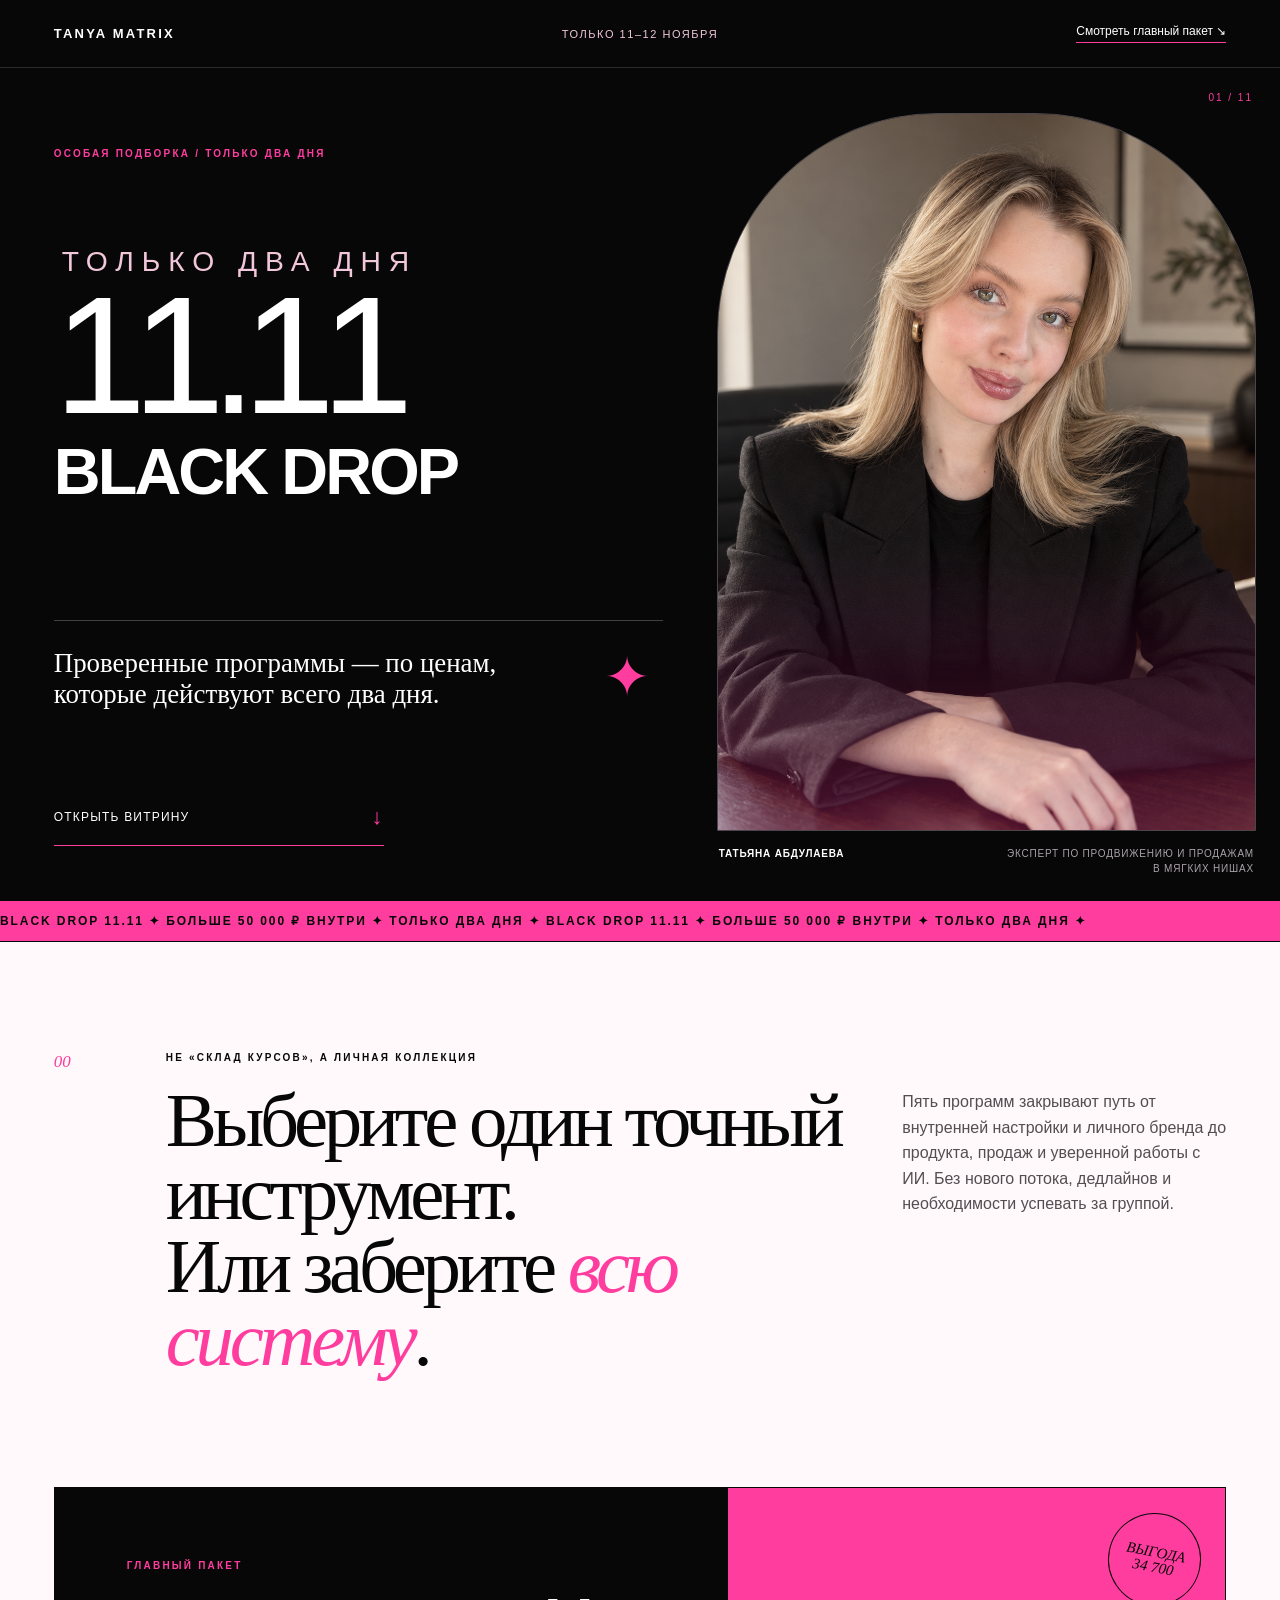
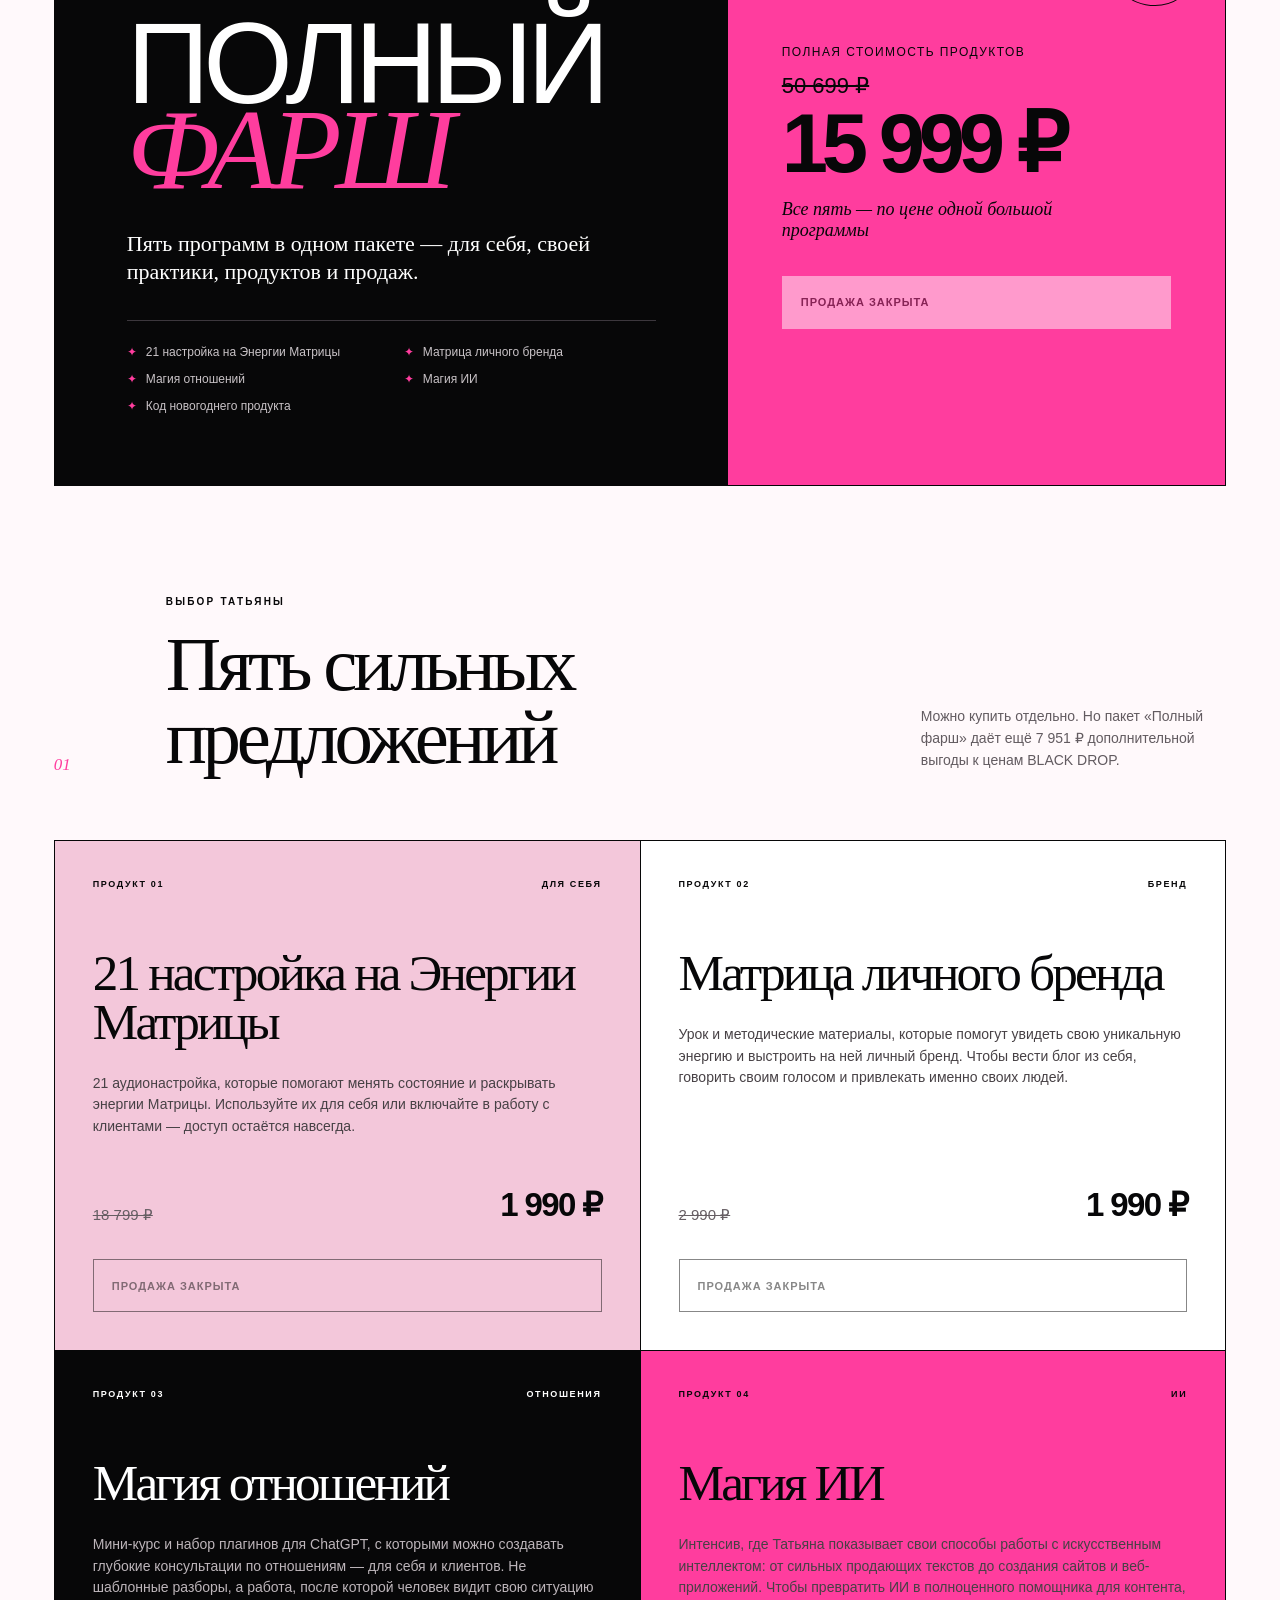
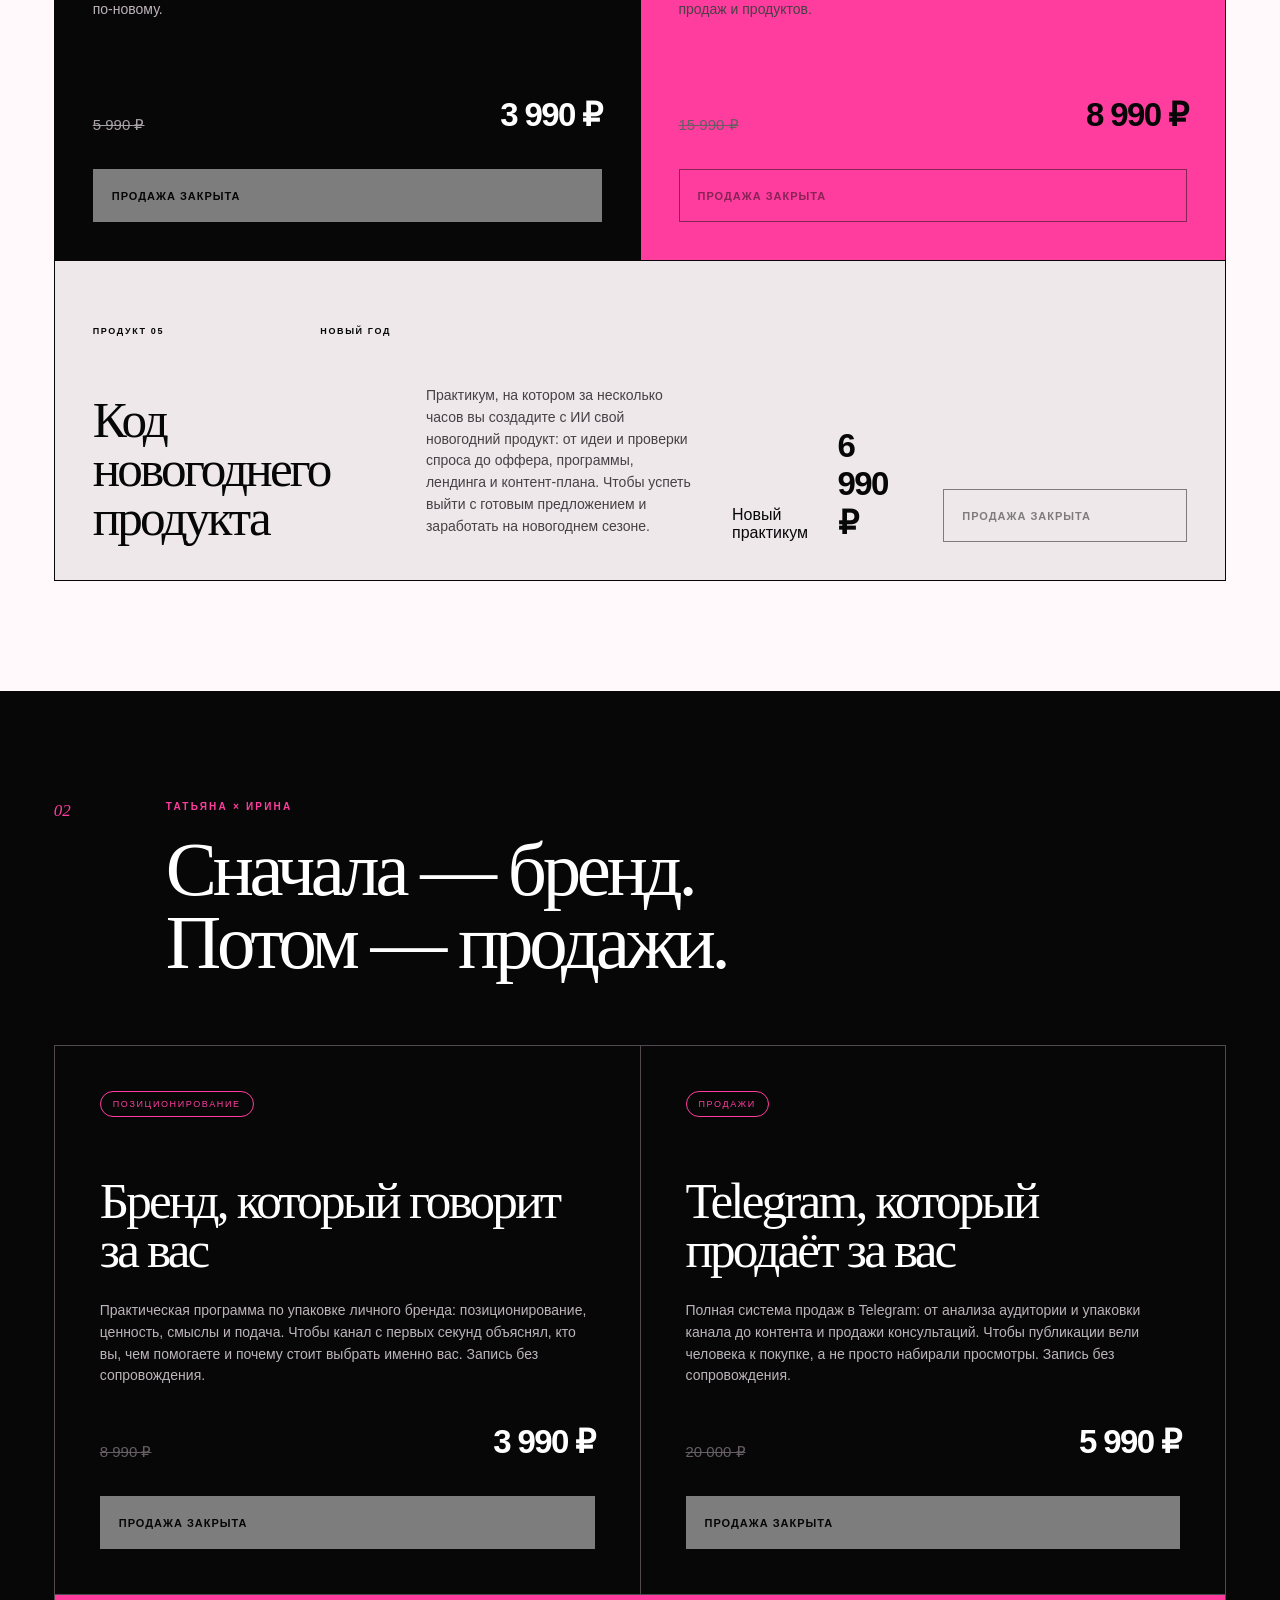
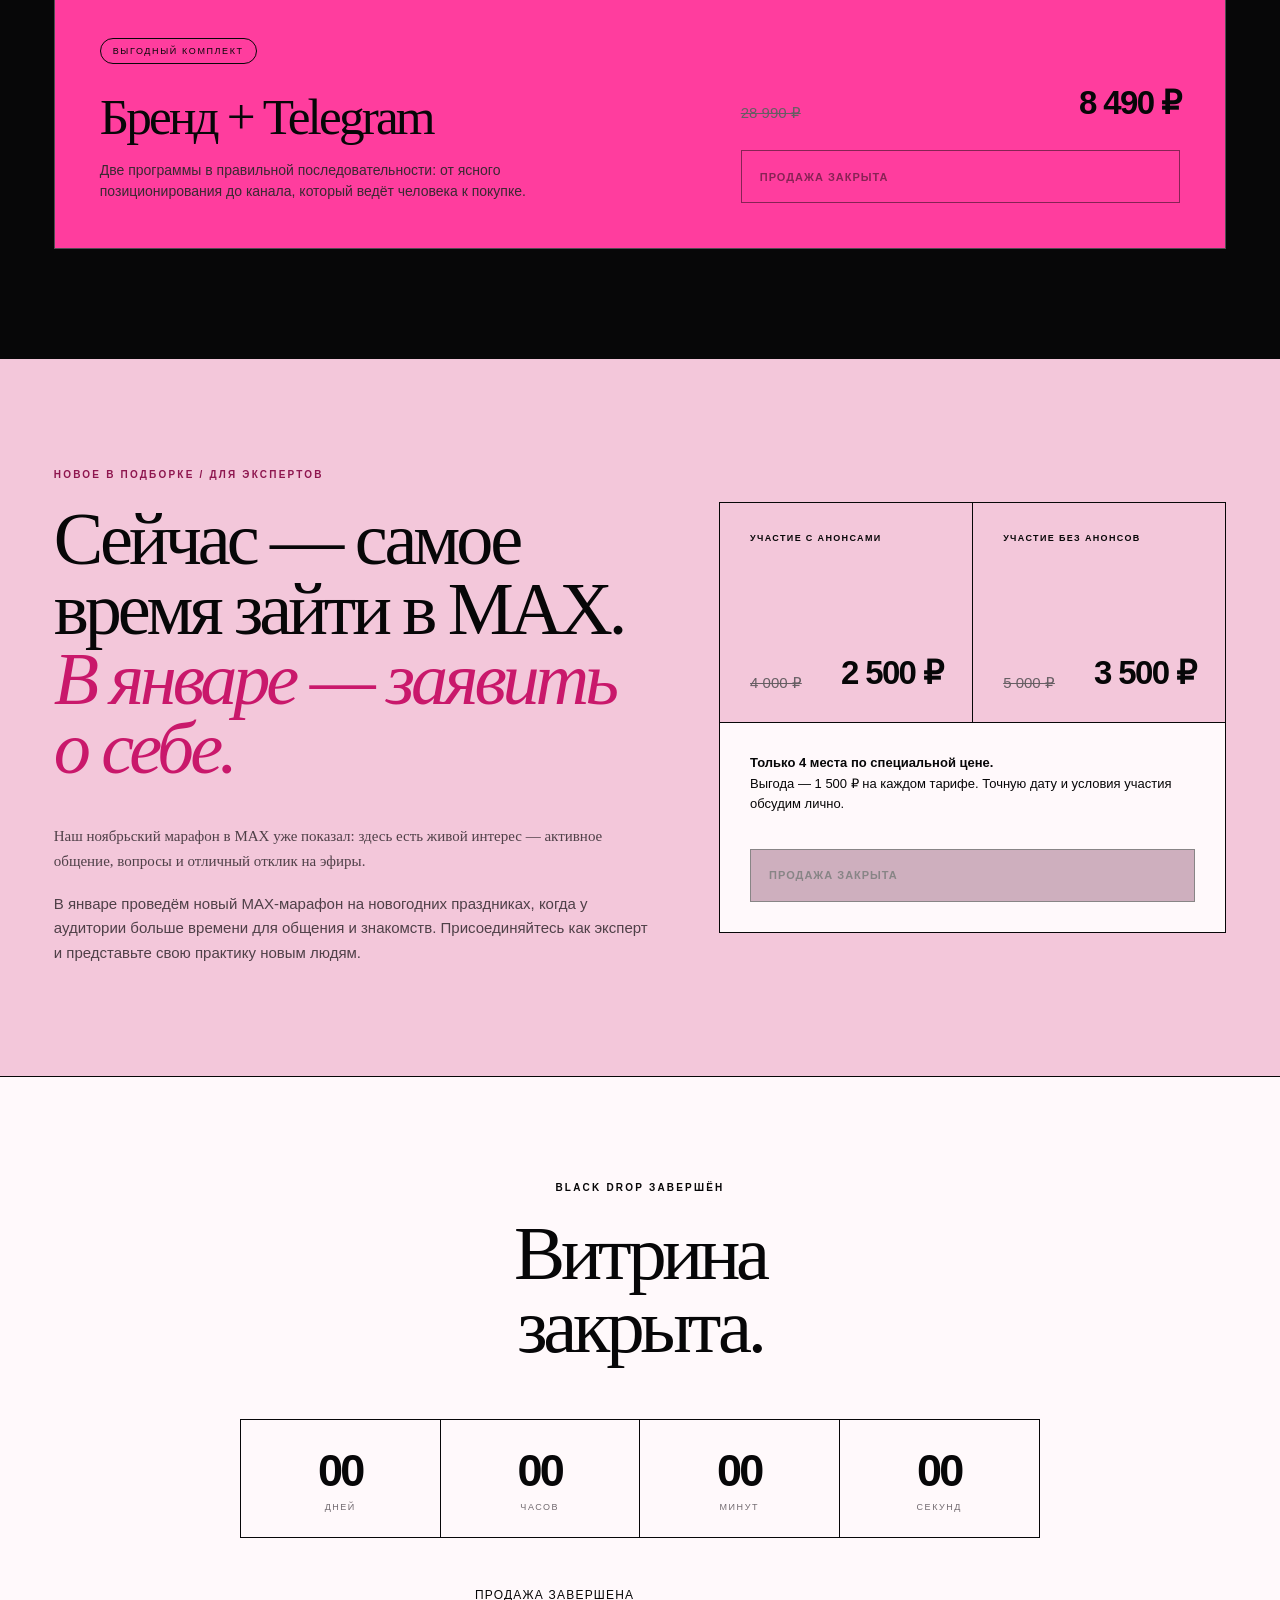
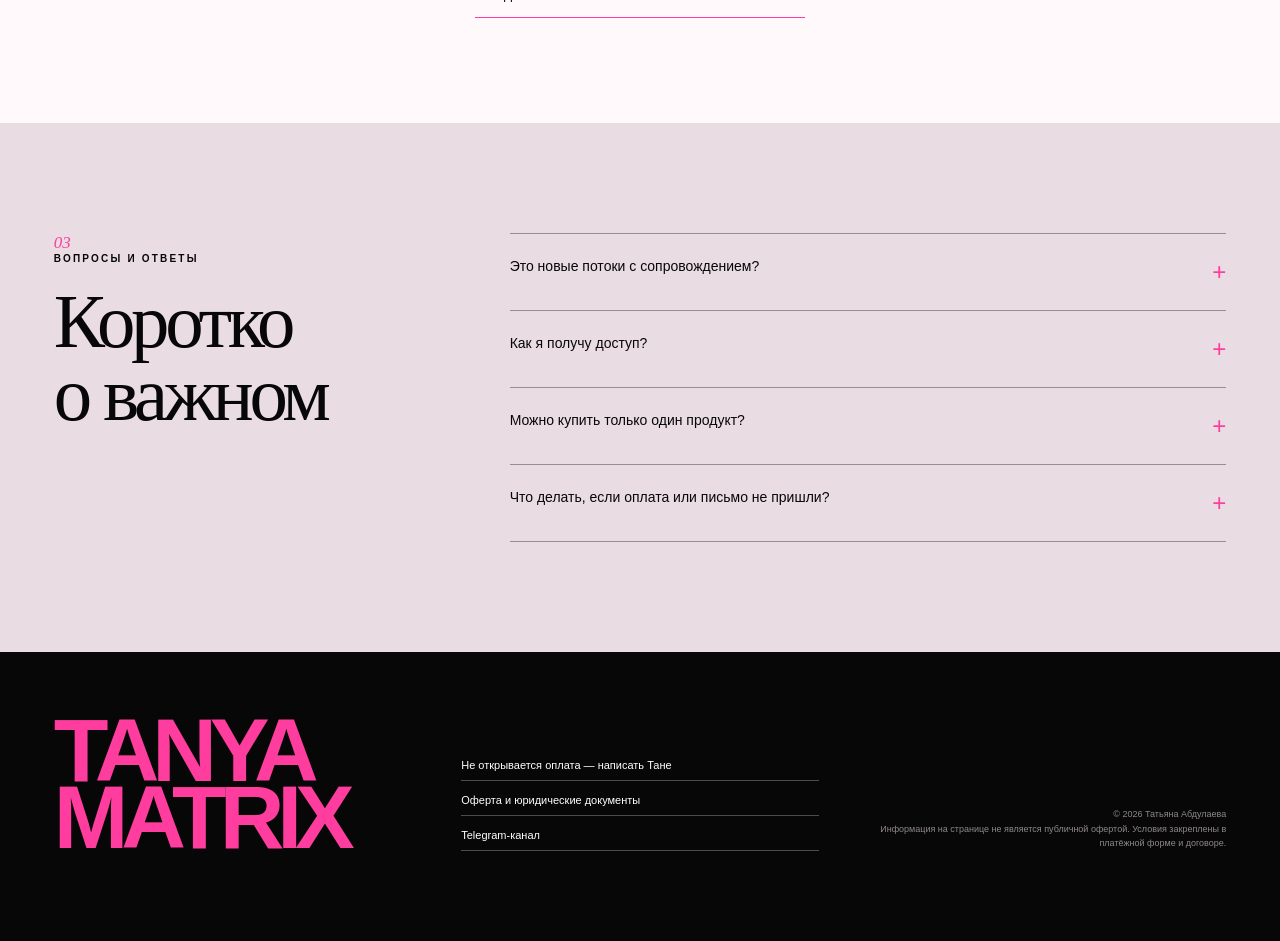
<file: index.html>
<!doctype html>
<html lang="ru">
<head>
  <meta charset="utf-8">
  <meta name="viewport" content="width=device-width, initial-scale=1">
  <meta name="theme-color" content="#070708">
  <meta name="description" content="BLACK DROP 11.11 от Татьяны Абдулаевой: программы по Матрице, личному бренду, отношениям, ИИ и продажам.">
  <title>BLACK DROP 11.11 — Татьяна Абдулаева</title>
  <link rel="icon" href="favicon.svg" type="image/svg+xml">
  <link rel="stylesheet" href="styles.css">
</head>
<body>
  <a class="skip" href="#offers">К предложениям</a>

  <header class="topbar">
    <a class="brand" href="#top" aria-label="В начало">TANYA MATRIX</a>
    <div class="topbar-note">Только 11–12 ноября</div>
    <a class="topbar-link" href="#full">Смотреть главный пакет ↘</a>
  </header>

  <main id="top">
    <section class="hero">
      <div class="hero-copy">
        <p class="kicker">ОСОБАЯ ПОДБОРКА / ТОЛЬКО ДВА ДНЯ</p>
        <h1><span>ТОЛЬКО ДВА ДНЯ</span> 11.11<br><b>BLACK DROP</b></h1>
        <div class="hero-line">
          <p>Проверенные программы — по ценам, которые действуют всего два дня.</p>
          <span class="hero-mark">✦</span>
        </div>
        <a class="arrow-link" href="#offers">Открыть витрину <span>↓</span></a>
      </div>

      <div class="hero-photo-wrap">
        <div class="photo-index">01 / 11</div>
        <div class="photo-frame">
          <img src="assets/tatiana-abdulaeva.png" alt="Татьяна Абдулаева">
        </div>
        <div class="photo-caption">
          <strong>Татьяна Абдулаева</strong>
          <span>Эксперт по продвижению и продажам в мягких нишах</span>
        </div>
      </div>
    </section>

    <div class="ticker" aria-hidden="true">
      <div>BLACK DROP 11.11 ✦ БОЛЬШЕ 50 000 ₽ ВНУТРИ ✦ ТОЛЬКО ДВА ДНЯ ✦ BLACK DROP 11.11 ✦ БОЛЬШЕ 50 000 ₽ ВНУТРИ ✦ ТОЛЬКО ДВА ДНЯ ✦</div>
    </div>

    <section class="manifesto section">
      <p class="section-no">00</p>
      <div>
        <p class="eyebrow">НЕ «СКЛАД КУРСОВ», А ЛИЧНАЯ КОЛЛЕКЦИЯ</p>
        <h2>Выберите один точный инструмент.<br>Или заберите <em>всю систему</em>.</h2>
      </div>
      <p class="manifesto-text">Пять программ закрывают путь от внутренней настройки и личного бренда до продукта, продаж и уверенной работы с ИИ. Без нового потока, дедлайнов и необходимости успевать за группой.</p>
    </section>

    <section class="full-drop section" id="full">
      <div class="full-drop-copy">
        <p class="eyebrow pink">ГЛАВНЫЙ ПАКЕТ</p>
        <h2>ПОЛНЫЙ<br><i>ФАРШ</i></h2>
        <p class="full-lead">Пять программ в одном пакете — для себя, своей практики, продуктов и продаж.</p>
        <ul>
          <li>21 настройка на Энергии Матрицы</li>
          <li>Матрица личного бренда</li>
          <li>Магия отношений</li>
          <li>Магия ИИ</li>
          <li>Код новогоднего продукта</li>
        </ul>
      </div>

      <div class="full-drop-price">
        <div class="sticker">ВЫГОДА<br>34 700</div>
        <p>Полная стоимость продуктов</p>
        <s>50 699 ₽</s>
        <strong>15 999 ₽</strong>
        <span>Все пять — по цене одной большой программы</span>
        <a class="buy-button inverse" href="https://payform.ru/b6cWEp3/" target="_blank" rel="noopener" data-buy data-product="Полный фарш">Забрать весь пакет <b>↗</b></a>
      </div>
    </section>

    <section class="offers section" id="offers">
      <div class="collection-head">
        <p class="section-no">01</p>
        <div>
          <p class="eyebrow">ВЫБОР ТАТЬЯНЫ</p>
          <h2>Пять сильных<br>предложений</h2>
        </div>
        <p>Можно купить отдельно. Но пакет «Полный фарш» даёт ещё 7 951 ₽ дополнительной выгоды к ценам BLACK DROP.</p>
      </div>

      <div class="product-grid">
        <article class="product-card blush">
          <div class="card-top"><span>ПРОДУКТ 01</span><span>ДЛЯ СЕБЯ</span></div>
          <h3>21 настройка на Энергии Матрицы</h3>
          <p>21 аудионастройка, которые помогают менять состояние и раскрывать энергии Матрицы. Используйте их для себя или включайте в работу с клиентами — доступ остаётся навсегда.</p>
          <div class="price-row"><s>18 799 ₽</s><strong>1 990 ₽</strong></div>
          <a class="buy-button" href="https://payform.ru/lncWDYo/" target="_blank" rel="noopener" data-buy data-product="21 настройка на Энергии Матрицы">Получить доступ <b>↗</b></a>
        </article>

        <article class="product-card white">
          <div class="card-top"><span>ПРОДУКТ 02</span><span>БРЕНД</span></div>
          <h3>Матрица личного бренда</h3>
          <p>Урок и методические материалы, которые помогут увидеть свою уникальную энергию и выстроить на ней личный бренд. Чтобы вести блог из себя, говорить своим голосом и привлекать именно своих людей.</p>
          <div class="price-row"><s>2 990 ₽</s><strong>1 990 ₽</strong></div>
          <a class="buy-button" href="https://payform.ru/4scWE5y/" target="_blank" rel="noopener" data-buy data-product="Матрица личного бренда">Получить доступ <b>↗</b></a>
        </article>

        <article class="product-card black">
          <div class="card-top"><span>ПРОДУКТ 03</span><span>ОТНОШЕНИЯ</span></div>
          <h3>Магия отношений</h3>
          <p>Мини-курс и набор плагинов для ChatGPT, с которыми можно создавать глубокие консультации по отношениям — для себя и клиентов. Не шаблонные разборы, а работа, после которой человек видит свою ситуацию по-новому.</p>
          <div class="price-row"><s>5 990 ₽</s><strong>3 990 ₽</strong></div>
          <a class="buy-button inverse" href="https://payform.ru/5qcWE35/" target="_blank" rel="noopener" data-buy data-product="Магия отношений">Получить доступ <b>↗</b></a>
        </article>

        <article class="product-card hot">
          <div class="card-top"><span>ПРОДУКТ 04</span><span>ИИ</span></div>
          <h3>Магия ИИ</h3>
          <p>Интенсив, где Татьяна показывает свои способы работы с искусственным интеллектом: от сильных продающих текстов до создания сайтов и веб-приложений. Чтобы превратить ИИ в полноценного помощника для контента, продаж и продуктов.</p>
          <div class="price-row"><s>15 990 ₽</s><strong>8 990 ₽</strong></div>
          <a class="buy-button" href="https://payform.ru/bwcWE9l/" target="_blank" rel="noopener" data-buy data-product="Магия ИИ">Получить доступ <b>↗</b></a>
        </article>

        <article class="product-card wide editorial">
          <div>
            <div class="card-top"><span>ПРОДУКТ 05</span><span>НОВЫЙ ГОД</span></div>
            <h3>Код новогоднего продукта</h3>
          </div>
          <p>Практикум, на котором за несколько часов вы создадите с ИИ свой новогодний продукт: от идеи и проверки спроса до оффера, программы, лендинга и контент-плана. Чтобы успеть выйти с готовым предложением и заработать на новогоднем сезоне.</p>
          <div class="price-row"><span>Новый практикум</span><strong>6 990 ₽</strong></div>
          <a class="buy-button" href="https://payform.ru/g7cWEbB/" target="_blank" rel="noopener" data-buy data-product="Код новогоднего продукта">Получить доступ <b>↗</b></a>
        </article>
      </div>
    </section>

    <section class="collab section">
      <div class="collab-head">
        <p class="section-no">02</p>
        <div>
          <p class="eyebrow pink">ТАТЬЯНА × ИРИНА</p>
          <h2>Сначала — бренд.<br>Потом — продажи.</h2>
        </div>
      </div>

      <div class="collab-grid">
        <article class="collab-card">
          <span class="capsule">ПОЗИЦИОНИРОВАНИЕ</span>
          <h3>Бренд, который говорит за вас</h3>
          <p>Практическая программа по упаковке личного бренда: позиционирование, ценность, смыслы и подача. Чтобы канал с первых секунд объяснял, кто вы, чем помогаете и почему стоит выбрать именно вас. Запись без сопровождения.</p>
          <div class="price-row"><s>8 990 ₽</s><strong>3 990 ₽</strong></div>
          <a class="buy-button inverse" href="https://payform.ru/qlcWExh/" target="_blank" rel="noopener" data-buy data-product="Бренд, который говорит за вас">Получить запись <b>↗</b></a>
        </article>

        <article class="collab-card">
          <span class="capsule">ПРОДАЖИ</span>
          <h3>Telegram, который продаёт за вас</h3>
          <p>Полная система продаж в Telegram: от анализа аудитории и упаковки канала до контента и продажи консультаций. Чтобы публикации вели человека к покупке, а не просто набирали просмотры. Запись без сопровождения.</p>
          <div class="price-row"><s>20 000 ₽</s><strong>5 990 ₽</strong></div>
          <a class="buy-button inverse" href="https://payform.ru/3jcWEB8/" target="_blank" rel="noopener" data-buy data-product="Telegram, который продаёт за вас">Получить запись <b>↗</b></a>
        </article>

        <article class="collab-card bundle">
          <div>
            <span class="capsule light">ВЫГОДНЫЙ КОМПЛЕКТ</span>
            <h3>Бренд + Telegram</h3>
            <p>Две программы в правильной последовательности: от ясного позиционирования до канала, который ведёт человека к покупке.</p>
          </div>
          <div class="bundle-buy">
            <div class="price-row"><s>28 990 ₽</s><strong>8 490 ₽</strong></div>
            <a class="buy-button" href="https://payform.ru/ctcWEG5/" target="_blank" rel="noopener" data-buy data-product="Бренд + Telegram">Забрать комплект <b>↗</b></a>
          </div>
        </article>
      </div>
    </section>

    <section class="max-offer section" id="max-marathon">
      <div class="max-offer-copy">
        <p class="eyebrow">НОВОЕ В ПОДБОРКЕ / ДЛЯ ЭКСПЕРТОВ</p>
        <h2>Сейчас — самое время зайти в MAX.<br><em>В январе — заявить о себе.</em></h2>
        <p class="max-offer-lead">Наш ноябрьский марафон в MAX уже показал: здесь есть живой интерес — активное общение, вопросы и отличный отклик на эфиры.</p>
        <p>В январе проведём новый MAX-марафон на новогодних праздниках, когда у аудитории больше времени для общения и знакомств. Присоединяйтесь как эксперт и представьте свою практику новым людям.</p>
      </div>

      <div class="max-offer-options">
        <article>
          <span>УЧАСТИЕ С АНОНСАМИ</span>
          <div class="price-row"><s>4 000 ₽</s><strong>2 500 ₽</strong></div>
        </article>
        <article>
          <span>УЧАСТИЕ БЕЗ АНОНСОВ</span>
          <div class="price-row"><s>5 000 ₽</s><strong>3 500 ₽</strong></div>
        </article>
        <div class="max-offer-action">
          <p><strong>Только 4 места по специальной цене.</strong><br>Выгода — 1 500 ₽ на каждом тарифе. Точную дату и условия участия обсудим лично.</p>
          <a class="buy-button" href="https://t.me/tati012?text=%D0%A2%D0%B0%D0%BD%D1%8F%2C%20%D1%85%D0%BE%D1%87%D1%83%20%D0%BE%D0%B1%D1%81%D1%83%D0%B4%D0%B8%D1%82%D1%8C%20%D1%83%D1%87%D0%B0%D1%81%D1%82%D0%B8%D0%B5%20%D0%B2%20%D1%8F%D0%BD%D0%B2%D0%B0%D1%80%D1%81%D0%BA%D0%BE%D0%BC%20MAX-%D0%BC%D0%B0%D1%80%D0%B0%D1%84%D0%BE%D0%BD%D0%B5." target="_blank" rel="noopener" data-buy data-mode="contact" data-product="участие в январском MAX-марафоне">Обсудить участие <b>↗</b></a>
        </div>
      </div>
    </section>

    <section class="deadline section-narrow">
      <p class="eyebrow">СКОРО ЗАКРЫТИЕ</p>
      <h2>После 12 ноября<br>витрина закроется.</h2>
      <div class="timer" aria-label="До закрытия BLACK DROP">
        <div><strong id="days">00</strong><span>дней</span></div>
        <div><strong id="hours">00</strong><span>часов</span></div>
        <div><strong id="minutes">00</strong><span>минут</span></div>
        <div><strong id="seconds">00</strong><span>секунд</span></div>
      </div>
      <a class="arrow-link dark" href="#full">Выбрать «Полный фарш» <span>↑</span></a>
    </section>

    <section class="faq section">
      <div>
        <p class="section-no">03</p>
        <p class="eyebrow">ВОПРОСЫ И ОТВЕТЫ</p>
        <h2>Коротко<br>о важном</h2>
      </div>
      <div class="faq-list">
        <details><summary>Это новые потоки с сопровождением?<span>+</span></summary><p>Нет. Вы покупаете записи и материалы и проходите их самостоятельно в удобном темпе.</p></details>
        <details><summary>Как я получу доступ?<span>+</span></summary><p>После оплаты доступ придёт на адрес электронной почты, который вы укажете в форме. Проверьте папки «Спам» и «Промоакции».</p></details>
        <details><summary>Можно купить только один продукт?<span>+</span></summary><p>Да. Все предложения доступны отдельно. «Полный фарш» — вариант для тех, кому нужны сразу все пять программ.</p></details>
        <details><summary>Что делать, если оплата или письмо не пришли?<span>+</span></summary><p>Напишите Татьяне в Telegram — поможем проверить оплату и восстановить доступ.</p></details>
      </div>
    </section>
  </main>

  <footer class="footer">
    <div class="footer-title">TANYA<br>MATRIX</div>
    <div class="footer-links">
      <a href="https://t.me/tati012?text=%D0%A2%D0%B0%D0%BD%D1%8F%2C%20%D1%83%20%D0%BC%D0%B5%D0%BD%D1%8F%20%D0%BD%D0%B5%20%D0%BE%D1%82%D0%BA%D1%80%D1%8B%D0%B2%D0%B0%D0%B5%D1%82%D1%81%D1%8F%20%D0%BE%D0%BF%D0%BB%D0%B0%D1%82%D0%B0%20%D1%80%D0%B0%D1%81%D0%BF%D1%80%D0%BE%D0%B4%D0%B0%D0%B6%D0%B8%2011.11" target="_blank" rel="noopener">Не открывается оплата — написать Тане</a>
      <a href="https://disk.yandex.ru/d/UmcB7vXuuUsvjw" target="_blank" rel="noopener">Оферта и юридические документы</a>
      <a href="https://t.me/TanyaMatrix" target="_blank" rel="noopener">Telegram-канал</a>
    </div>
    <div class="footer-copy">© 2026 Татьяна Абдулаева<br>Информация на странице не является публичной офертой. Условия закреплены в платёжной форме и договоре.</div>
  </footer>

  <div class="mobile-bar">
    <div><span>Полный фарш</span><strong>15 999 ₽</strong></div>
    <a href="https://payform.ru/b6cWEp3/" target="_blank" rel="noopener" data-buy data-product="Полный фарш">Купить ↗</a>
  </div>

  <div class="purchase-modal" id="purchaseModal" hidden>
    <button class="purchase-modal-backdrop" type="button" data-modal-close aria-label="Закрыть окно оплаты"></button>
    <section class="purchase-modal-card" role="dialog" aria-modal="true" aria-labelledby="purchaseModalTitle">
      <button class="purchase-modal-close" type="button" data-modal-close aria-label="Закрыть">×</button>
      <p class="eyebrow pink" id="purchaseModalEyebrow">ПЕРЕД ОПЛАТОЙ</p>
      <h2 id="purchaseModalTitle">Подтвердите согласия</h2>
      <p class="purchase-product">Вы выбрали: <strong id="purchaseProductName"></strong></p>
      <div class="purchase-consents">
        <label><input type="checkbox" id="modalOfferConsent"><span id="modalOfferText">Я принимаю условия <a href="https://disk.yandex.ru/d/UmcB7vXuuUsvjw" target="_blank" rel="noopener">публичной оферты</a>.</span></label>
        <label><input type="checkbox" id="modalPrivacyConsent"><span id="modalPrivacyText">Я даю согласие на обработку персональных данных и ознакомилась с <a href="https://disk.yandex.ru/d/UmcB7vXuuUsvjw" target="_blank" rel="noopener">политикой обработки персональных данных</a>.</span></label>
      </div>
      <p class="purchase-error" id="purchaseError" role="alert">Поставьте обе галочки, чтобы перейти к оплате.</p>
      <a class="buy-button purchase-confirm" id="purchaseConfirm" href="#" target="_blank" rel="noopener" aria-disabled="true"><span id="purchaseConfirmLabel">Перейти к оплате</span> <b>↗</b></a>
    </section>
  </div>

  <script src="script.js"></script>
</body>
</html>
</file>
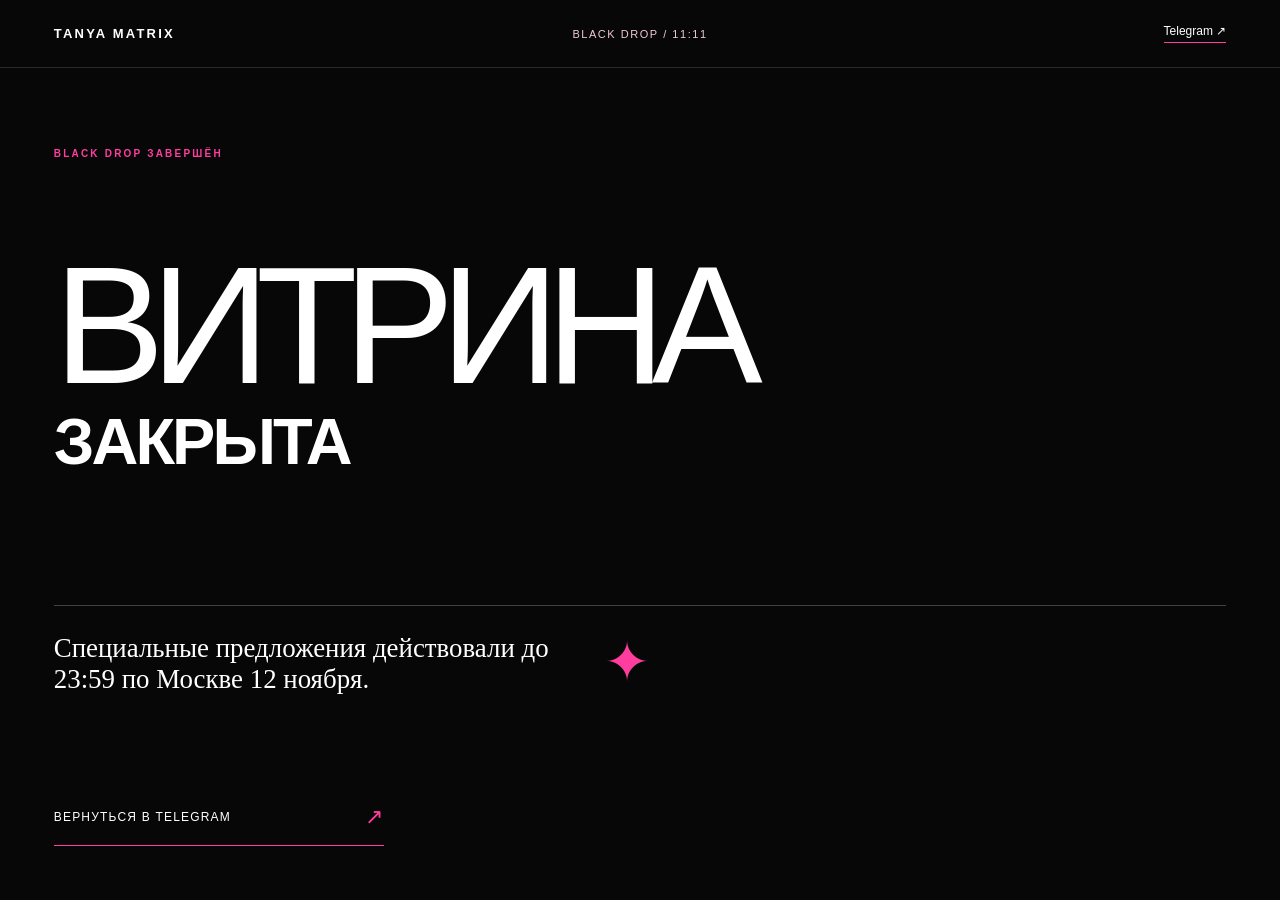
<file: closed.html>
<!doctype html>
<html lang="ru">
<head>
  <meta charset="utf-8">
  <meta name="viewport" content="width=device-width,initial-scale=1">
  <meta name="robots" content="noindex,nofollow">
  <title>BLACK DROP закрыт — Татьяна Абдулаева</title>
  <link rel="icon" href="favicon.svg">
  <link rel="stylesheet" href="styles.css">
</head>
<body>
  <header class="topbar">
    <a class="brand" href="https://t.me/TanyaMatrix">TANYA MATRIX</a>
    <span class="topbar-note">BLACK DROP / 11:11</span>
    <a class="topbar-link" href="https://t.me/TanyaMatrix">Telegram ↗</a>
  </header>

  <main class="hero" style="grid-template-columns:1fr;min-height:calc(100svh - 68px)">
    <section class="hero-copy" style="min-height:calc(100svh - 68px)">
      <p class="kicker">BLACK DROP ЗАВЕРШЁН</p>
      <h1 style="font-size:clamp(82px,13vw,190px)">ВИТРИНА<br><b>ЗАКРЫТА</b></h1>
      <div class="hero-line">
        <p>Специальные предложения действовали до 23:59 по Москве 12 ноября.</p>
        <span class="hero-mark">✦</span>
      </div>
      <a class="arrow-link" href="https://t.me/TanyaMatrix">Вернуться в Telegram <span>↗</span></a>
    </section>
  </main>
</body>
</html>
</file>
<file: styles.css>
:root{--black:#070708;--pink:#ff3d9e;--pink2:#ff76b9;--blush:#f3c7da;--paper:#fff9fb;--white:#fff;--line:#252226;--muted:#8d858b;--pad:clamp(20px,4.2vw,72px)}
*{box-sizing:border-box}
html{scroll-behavior:smooth;scroll-padding-top:80px}
body{margin:0;background:var(--paper);color:var(--black);font-family:"Helvetica Neue",Arial,sans-serif;-webkit-font-smoothing:antialiased}
a{color:inherit;text-decoration:none}
button,input{font:inherit}
img{display:block;max-width:100%}
h1,h2,h3,p{margin:0}
h1,h2,h3{font-weight:500;letter-spacing:-.055em}
.skip{position:fixed;left:20px;top:-80px;z-index:99;background:var(--pink);padding:12px 18px}.skip:focus{top:15px}
.topbar{height:68px;padding:0 var(--pad);display:grid;grid-template-columns:1fr auto 1fr;align-items:center;background:var(--black);color:#fff;border-bottom:1px solid #2b292c;position:relative;z-index:5}
.brand{font-size:13px;font-weight:800;letter-spacing:.17em}.topbar-note{font-size:11px;letter-spacing:.14em;text-transform:uppercase;color:var(--blush)}.topbar-link{justify-self:end;font-size:12px;border-bottom:1px solid var(--pink);padding-bottom:4px}
.hero{min-height:calc(100svh - 68px);display:grid;grid-template-columns:1.12fr .88fr;background:var(--black);color:#fff;overflow:hidden}
.hero-copy{padding:80px var(--pad) 54px;display:flex;flex-direction:column;justify-content:space-between;position:relative}
.kicker,.eyebrow{font-size:10px;font-weight:800;letter-spacing:.22em;text-transform:uppercase}.kicker{color:var(--pink)}
.hero h1{font-size:clamp(92px,13vw,210px);line-height:.72;letter-spacing:-.085em;margin:48px 0 70px}.hero h1 span{display:block;font-size:.17em;letter-spacing:.28em;color:var(--blush);margin:0 0 25px 8px}.hero h1 b{display:block;font-size:.39em;line-height:1.05;letter-spacing:-.045em;font-weight:600;margin-top:22px}
.hero-line{display:grid;grid-template-columns:minmax(220px,520px) auto;gap:30px;align-items:end;border-top:1px solid #433f43;padding-top:24px}.hero-line p{font-family:Georgia,serif;font-size:clamp(19px,2.1vw,31px);line-height:1.13}.hero-mark{font-size:55px;color:var(--pink)}
.arrow-link{margin-top:36px;display:flex;justify-content:space-between;align-items:center;width:min(100%,330px);padding:15px 0;border-bottom:1px solid var(--pink);font-size:12px;text-transform:uppercase;letter-spacing:.1em}.arrow-link span{font-size:22px;color:var(--pink)}
.hero-photo-wrap{padding:24px 24px 24px 0;display:grid;grid-template-rows:auto 1fr auto;background:var(--black);min-width:0}.photo-index{text-align:right;font-size:10px;letter-spacing:.2em;color:var(--pink);padding:0 3px 10px}.photo-frame{height:100%;min-height:560px;border-radius:220px 220px 0 0;overflow:hidden;position:relative;border:1px solid #4c464c}.photo-frame:after{content:"";position:absolute;inset:0;background:linear-gradient(180deg,transparent 60%,rgba(255,61,158,.28));mix-blend-mode:screen}.photo-frame img{width:100%;height:100%;object-fit:cover;object-position:50% 42%;filter:saturate(.78) contrast(1.05)}
.photo-caption{display:flex;justify-content:space-between;gap:20px;padding:16px 2px 0;font-size:10px;line-height:1.45;text-transform:uppercase;letter-spacing:.08em}.photo-caption span{text-align:right;color:#a9a2a8;max-width:250px}
.ticker{overflow:hidden;background:var(--pink);border-block:1px solid var(--black);padding:13px 0;white-space:nowrap}.ticker div{font-size:12px;font-weight:900;letter-spacing:.16em;animation:marquee 26s linear infinite}@keyframes marquee{to{transform:translateX(-50%)}}
.section{padding:110px var(--pad)}.section-narrow{margin:0 var(--pad);padding:48px 0}.section-no{font:italic 17px Georgia,serif;color:var(--pink)}
.manifesto{display:grid;grid-template-columns:70px 1.5fr .7fr;gap:42px;align-items:start;background:var(--paper)}.manifesto h2,.collection-head h2,.collab h2,.faq h2,.deadline h2{font-family:Georgia,serif;font-size:clamp(45px,6vw,94px);line-height:.95;margin-top:22px}.manifesto h2 em{color:var(--pink);font-weight:400}.manifesto-text{font-size:16px;line-height:1.6;color:#544d52;max-width:420px;padding-top:37px}
.full-drop{margin:0 var(--pad);padding:0;display:grid;grid-template-columns:1.15fr .85fr;background:var(--black);color:#fff;border:1px solid var(--black);position:relative;overflow:hidden}.full-drop:before{content:"11.11";position:absolute;right:-70px;top:-50px;font-size:220px;font-weight:900;color:#ffffff09;letter-spacing:-.09em}.full-drop-copy{padding:72px}.eyebrow.pink{color:var(--pink)}.full-drop h2{font-size:clamp(72px,9vw,148px);line-height:.74;margin:50px 0 38px}.full-drop h2 i{color:var(--pink);font-family:Georgia,serif;font-weight:400}.full-lead{font:22px/1.25 Georgia,serif;max-width:520px;margin-bottom:35px}.full-drop ul{margin:0;padding:24px 0 0;list-style:none;border-top:1px solid #3c373d;display:grid;grid-template-columns:1fr 1fr;gap:13px 25px;font-size:12px;color:#c9c3c7}.full-drop li:before{content:"✦";color:var(--pink);margin-right:9px}.full-drop-price{background:var(--pink);color:var(--black);padding:72px 54px;display:flex;flex-direction:column;justify-content:center;position:relative}.full-drop-price p{font-size:12px;text-transform:uppercase;letter-spacing:.12em}.full-drop-price s{font-size:22px;margin-top:14px}.full-drop-price>strong{font-size:clamp(55px,6.5vw,104px);letter-spacing:-.075em;line-height:.9;margin:8px 0 17px}.full-drop-price>span{font:italic 18px Georgia,serif;max-width:350px}.sticker{position:absolute;right:24px;top:25px;width:93px;height:93px;border:1px solid var(--black);border-radius:50%;display:grid;place-items:center;text-align:center;font:italic 15px/1 Georgia,serif;transform:rotate(11deg)}
.buy-button{margin-top:35px;min-height:53px;padding:14px 18px;display:flex;justify-content:space-between;align-items:center;border:1px solid var(--black);font-size:11px;font-weight:800;letter-spacing:.09em;text-transform:uppercase;transition:.2s}.buy-button:hover{transform:translateY(-3px);box-shadow:5px 5px 0 var(--black)}.buy-button b{font-size:20px}.buy-button.inverse{border-color:#fff;background:#fff;color:var(--black)}.buy-button.inverse:hover{box-shadow:5px 5px 0 var(--pink)}.buy-button[aria-disabled="true"]{opacity:.48;cursor:not-allowed;filter:grayscale(.7)}
.purchase-modal[hidden]{display:none}.purchase-modal{position:fixed;z-index:100;inset:0;display:grid;place-items:center;padding:24px}.purchase-modal-backdrop{position:absolute;inset:0;border:0;background:rgba(7,7,8,.78);backdrop-filter:blur(8px);cursor:pointer}.purchase-modal-card{position:relative;z-index:1;width:min(100%,620px);background:var(--paper);border:1px solid var(--black);padding:48px;box-shadow:14px 14px 0 var(--pink)}.purchase-modal-close{position:absolute;right:18px;top:12px;border:0;background:none;font:35px/1 Arial,sans-serif;cursor:pointer}.purchase-modal-card h2{font:48px/.95 Georgia,serif;letter-spacing:-.045em;margin:22px 45px 18px 0}.purchase-product{font-size:13px;line-height:1.5;padding-bottom:22px;border-bottom:1px solid #d7cbd1}.purchase-consents{display:grid;gap:15px;margin-top:24px}.purchase-consents label{display:flex;gap:13px;align-items:flex-start;font-size:12px;line-height:1.5}.purchase-consents input{appearance:none;flex:0 0 19px;height:19px;border:1px solid var(--black);margin:0;display:grid;place-items:center}.purchase-consents input:checked{background:var(--pink)}.purchase-consents input:checked:after{content:"✓";font-weight:bold;font-size:13px}.purchase-consents a{border-bottom:1px solid var(--pink)}.purchase-error{font-size:11px;color:#b0004e;margin-top:14px;display:none}.purchase-error.show{display:block}.purchase-confirm{background:var(--pink)}.purchase-confirm[aria-disabled="true"]{opacity:.45;cursor:not-allowed;filter:grayscale(.7)}body.modal-open{overflow:hidden}
.collection-head{display:grid;grid-template-columns:70px 1.4fr .6fr;gap:42px;align-items:end;margin-bottom:65px}.collection-head>p:last-child{font-size:14px;line-height:1.55;color:#625b60;padding-bottom:4px}.product-grid{display:grid;grid-template-columns:repeat(2,1fr);border-top:1px solid var(--black);border-left:1px solid var(--black)}.product-card{min-height:510px;padding:38px;display:flex;flex-direction:column;border-right:1px solid var(--black);border-bottom:1px solid var(--black)}.product-card.blush{background:var(--blush)}.product-card.white{background:#fff}.product-card.black{background:var(--black);color:#fff}.product-card.hot{background:var(--pink)}.card-top{display:flex;justify-content:space-between;font-size:9px;font-weight:800;letter-spacing:.18em}.product-card h3,.collab-card h3{font-family:Georgia,serif;font-size:clamp(34px,4vw,62px);line-height:.95;margin:60px 0 26px}.product-card p{font-size:14px;line-height:1.55;max-width:510px;color:#474145}.product-card.black p{color:#bdb5ba}.price-row{margin-top:auto;padding-top:35px;display:flex;justify-content:space-between;gap:15px;align-items:end}.price-row s{font-size:15px;color:#665e63}.black .price-row s{color:#aaa1a7}.price-row strong{font-size:33px;letter-spacing:-.05em}.product-card.wide{grid-column:1/-1;min-height:320px;display:grid;grid-template-columns:1.1fr 1fr .65fr .9fr;gap:35px;align-items:end;background:#eee8eb}.product-card.wide h3{margin-bottom:0}.product-card.wide p{padding-bottom:5px}.product-card.wide .price-row{padding:0}.product-card.wide .buy-button{margin:0}
.collab{background:var(--black);color:#fff}.collab-head{display:grid;grid-template-columns:70px 1fr;gap:42px;margin-bottom:65px}.collab-grid{display:grid;grid-template-columns:1fr 1fr;border-left:1px solid #504a50;border-top:1px solid #504a50}.collab-card{padding:45px;min-height:470px;border-right:1px solid #504a50;border-bottom:1px solid #504a50;display:flex;flex-direction:column}.capsule{align-self:flex-start;border:1px solid var(--pink);color:var(--pink);border-radius:999px;padding:7px 12px;font-size:9px;letter-spacing:.18em}.collab-card p{font-size:14px;line-height:1.55;color:#bcb4b9;max-width:500px}.collab-card.bundle{grid-column:1/-1;min-height:auto;display:grid;grid-template-columns:1fr .75fr;gap:55px;background:var(--pink);color:var(--black)}.collab-card.bundle h3{margin:35px 0 18px}.collab-card.bundle p{color:#3a2932}.capsule.light{border-color:var(--black);color:var(--black)}.bundle-buy{display:flex;flex-direction:column;justify-content:end}.bundle-buy .price-row{margin:0}.bundle-buy .buy-button{margin-top:28px}
.max-offer{display:grid;grid-template-columns:1.08fr .92fr;gap:70px;background:var(--blush);border-bottom:1px solid var(--black)}.max-offer-copy .eyebrow{color:#8e164f}.max-offer h2{font-family:Georgia,serif;font-size:clamp(45px,5.8vw,88px);line-height:.94;margin:25px 0 40px}.max-offer h2 em{color:#c9186b;font-weight:400}.max-offer-copy>p:not(.eyebrow){font-size:15px;line-height:1.65;max-width:680px;color:#4f4048}.max-offer-copy .max-offer-lead{font:21px/1.35 Georgia,serif;color:var(--black);margin-bottom:18px}.max-offer-options{display:grid;grid-template-columns:1fr 1fr;align-self:center;border-top:1px solid var(--black);border-left:1px solid var(--black)}.max-offer-options article{min-height:220px;padding:30px;border-right:1px solid var(--black);border-bottom:1px solid var(--black);display:flex;flex-direction:column}.max-offer-options article>span{font-size:9px;font-weight:800;letter-spacing:.15em}.max-offer-options article .price-row{padding-top:25px}.max-offer-action{grid-column:1/-1;padding:30px;border-right:1px solid var(--black);border-bottom:1px solid var(--black);background:var(--paper)}.max-offer-action p{font-size:13px;line-height:1.55}.max-offer-action .buy-button{background:var(--pink)}
.deadline{text-align:center;padding:105px 0}.deadline h2{margin:25px auto 55px}.timer{display:grid;grid-template-columns:repeat(4,1fr);max-width:800px;margin:auto;border:1px solid var(--black)}.timer div{padding:25px 10px;border-right:1px solid var(--black)}.timer div:last-child{border-right:0}.timer strong{display:block;font-size:45px;letter-spacing:-.06em}.timer span{display:block;font-size:9px;text-transform:uppercase;letter-spacing:.17em;color:#716a6f;margin-top:5px}.arrow-link.dark{margin:35px auto 0;color:var(--black)}
.faq{display:grid;grid-template-columns:.7fr 1.3fr;gap:70px;background:#eadce3}.faq-list details{border-top:1px solid #988d93}.faq-list details:last-child{border-bottom:1px solid #988d93}.faq-list summary{cursor:pointer;list-style:none;padding:24px 0;display:flex;justify-content:space-between;gap:20px;font-size:14px}.faq-list summary::-webkit-details-marker{display:none}.faq-list summary span{font-size:24px;color:var(--pink)}.faq-list details[open] summary span{transform:rotate(45deg)}.faq-list details p{font-size:13px;line-height:1.6;color:#5e565b;padding:0 40px 24px 0;max-width:720px}
.footer{padding:65px var(--pad) 90px;background:var(--black);color:#fff;display:grid;grid-template-columns:1fr 1fr 1fr;gap:50px;align-items:end}.footer-title{font-size:clamp(46px,7vw,105px);font-weight:900;line-height:.75;letter-spacing:-.08em;color:var(--pink)}.footer-links{display:flex;flex-direction:column;gap:13px;font-size:11px}.footer-links a{border-bottom:1px solid #504a50;padding-bottom:9px}.footer-copy{font-size:9px;line-height:1.65;color:#8e878c;text-align:right}.mobile-bar{display:none}
@media(max-width:900px){.topbar{grid-template-columns:1fr 1fr}.topbar-note{display:none}.hero{grid-template-columns:1fr}.hero-copy{min-height:620px;padding-top:55px}.hero h1{font-size:clamp(86px,25vw,150px);margin:55px 0}.hero-photo-wrap{padding:0 20px 25px}.photo-frame{min-height:0;height:auto;aspect-ratio:.83}.manifesto,.collection-head{grid-template-columns:45px 1fr}.manifesto-text,.collection-head>p:last-child{grid-column:2}.full-drop{grid-template-columns:1fr}.full-drop-copy{padding:55px 35px}.full-drop-price{padding:55px 35px}.product-card.wide{grid-template-columns:1fr;align-items:start}.product-card.wide .price-row{padding-top:15px}.max-offer{grid-template-columns:1fr}.consent-wrap{grid-template-columns:1fr;gap:28px}.footer{grid-template-columns:1fr 1fr}.footer-copy{grid-column:1/-1;text-align:left}.full-drop ul{grid-template-columns:1fr}}
@media(max-width:620px){body{padding-bottom:72px}.topbar{height:58px;padding:0 18px}.brand{font-size:11px}.topbar-link{font-size:9px}.hero{min-height:auto}.hero-copy{min-height:545px;padding:45px 20px 35px}.hero h1{font-size:26vw;line-height:.76;margin:45px 0}.hero h1 b{font-size:.36em;margin-top:16px}.hero-line{grid-template-columns:1fr auto}.hero-line p{font-size:18px}.hero-mark{font-size:35px}.hero-photo-wrap{padding:0 12px 18px}.photo-caption{flex-direction:column;gap:4px}.photo-caption span{text-align:left}.ticker{padding:11px 0}.section{padding:72px 20px}.section-narrow{margin:0 20px}.manifesto{grid-template-columns:1fr;gap:22px}.manifesto .section-no{display:none}.manifesto h2,.collection-head h2,.collab h2,.faq h2,.deadline h2,.max-offer h2{font-size:44px}.manifesto-text,.collection-head>p:last-child{grid-column:auto;padding-top:0}.full-drop{margin:0}.full-drop-copy,.full-drop-price{padding:50px 20px}.full-drop h2{font-size:74px}.full-drop-price>strong{font-size:57px}.sticker{width:72px;height:72px;font-size:10px}.collection-head{grid-template-columns:1fr;gap:22px}.collection-head .section-no{display:none}.product-grid{grid-template-columns:1fr}.product-card{min-height:450px;padding:27px}.product-card.wide{grid-column:auto}.product-card h3,.collab-card h3{font-size:39px;margin-top:45px}.collab-head{grid-template-columns:1fr}.collab-head .section-no{display:none}.collab-grid{grid-template-columns:1fr}.collab-card{min-height:430px;padding:30px}.collab-card.bundle{grid-column:auto;grid-template-columns:1fr;min-height:auto}.max-offer{gap:45px}.max-offer-options{grid-template-columns:1fr}.max-offer-options article,.max-offer-action{grid-column:auto}.max-offer-options article{min-height:180px;padding:25px}.timer strong{font-size:30px}.timer div{padding:18px 5px}.timer span{font-size:7px}.faq{grid-template-columns:1fr;gap:45px}.footer{grid-template-columns:1fr;padding:55px 20px 35px}.footer-copy{text-align:left}.mobile-bar{position:fixed;z-index:20;bottom:0;left:0;right:0;height:72px;padding:10px 12px;background:var(--black);color:#fff;display:flex;justify-content:space-between;align-items:center;border-top:1px solid #3c373d}.mobile-bar div{display:flex;flex-direction:column;font-size:10px}.mobile-bar strong{font-size:20px;color:var(--pink)}.mobile-bar a{background:var(--pink);color:var(--black);padding:14px 17px;font-size:11px;font-weight:bold}.purchase-modal{padding:14px}.purchase-modal-card{padding:38px 22px 24px;box-shadow:8px 8px 0 var(--pink);max-height:calc(100svh - 28px);overflow:auto}.purchase-modal-card h2{font-size:38px;margin-top:18px}.purchase-confirm{margin-top:24px}}
@media(prefers-reduced-motion:reduce){html{scroll-behavior:auto}.ticker div{animation:none}.buy-button{transition:none}}
</file>
